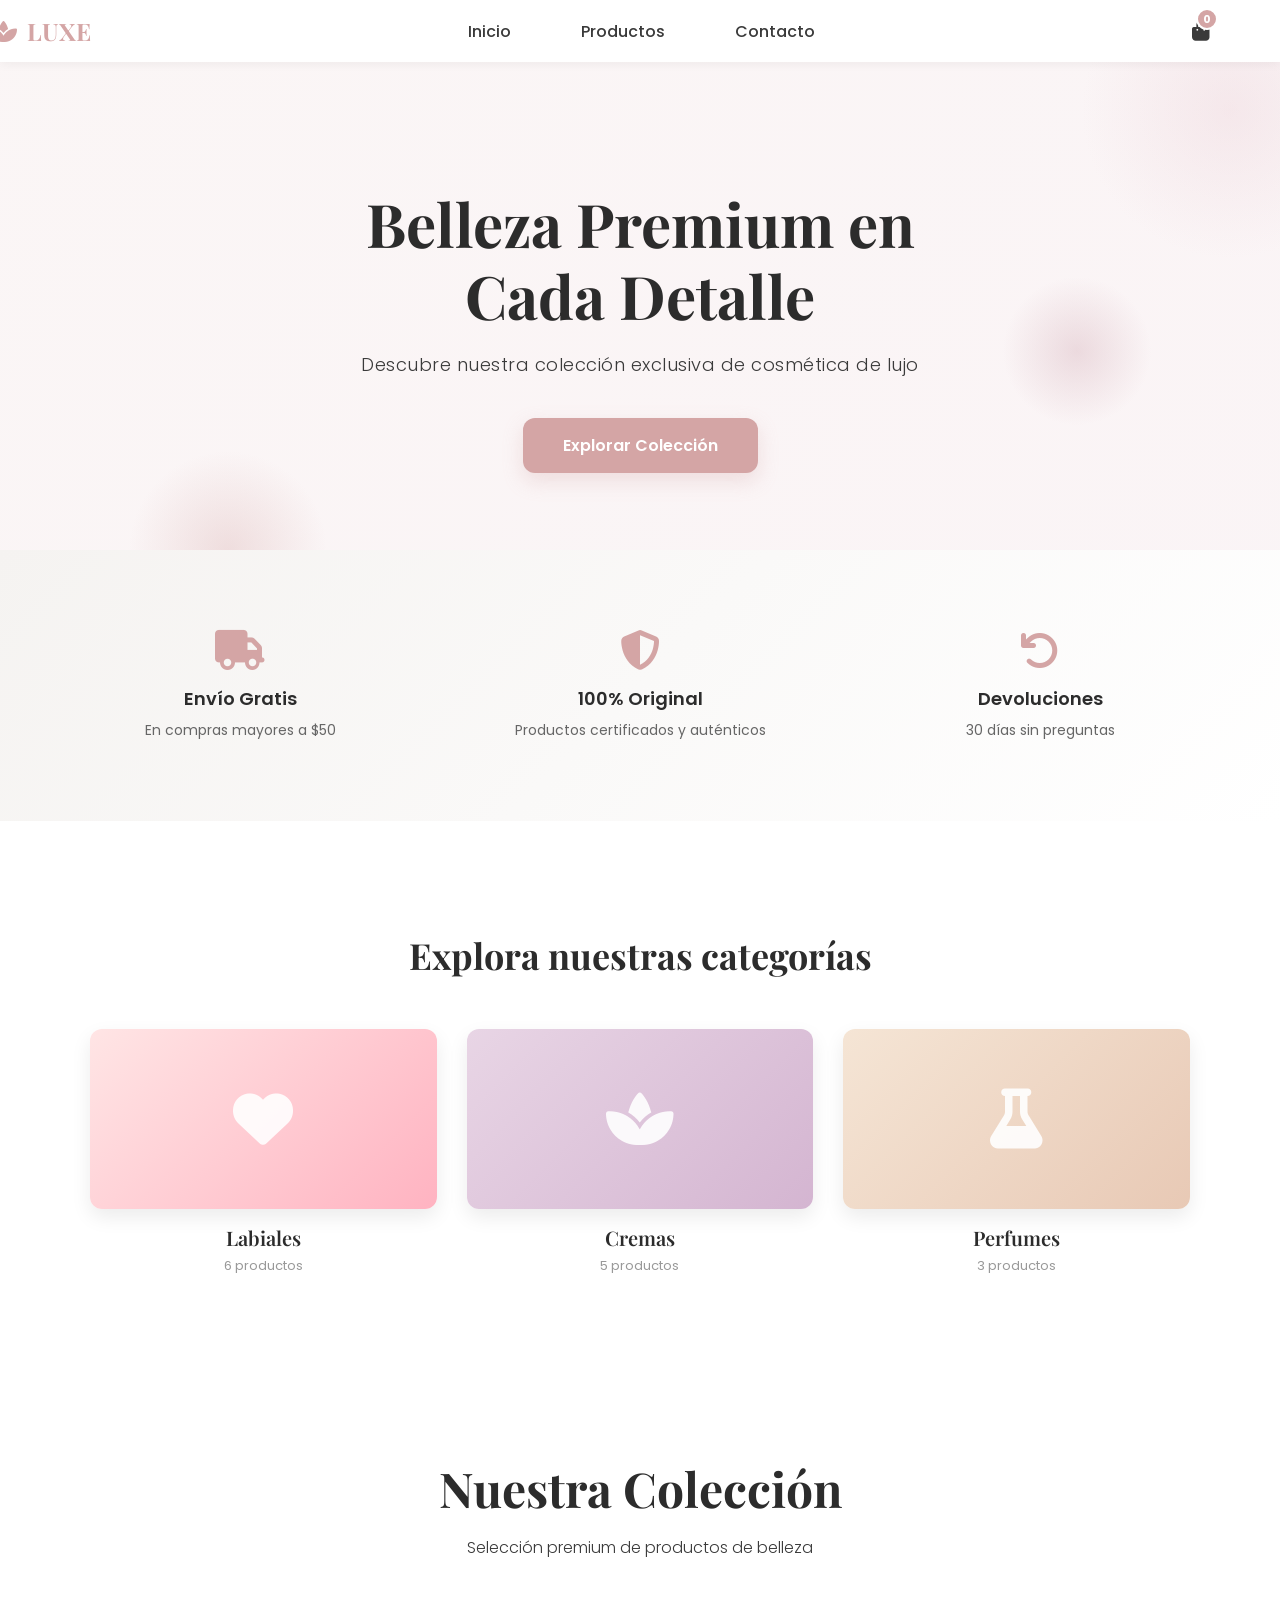
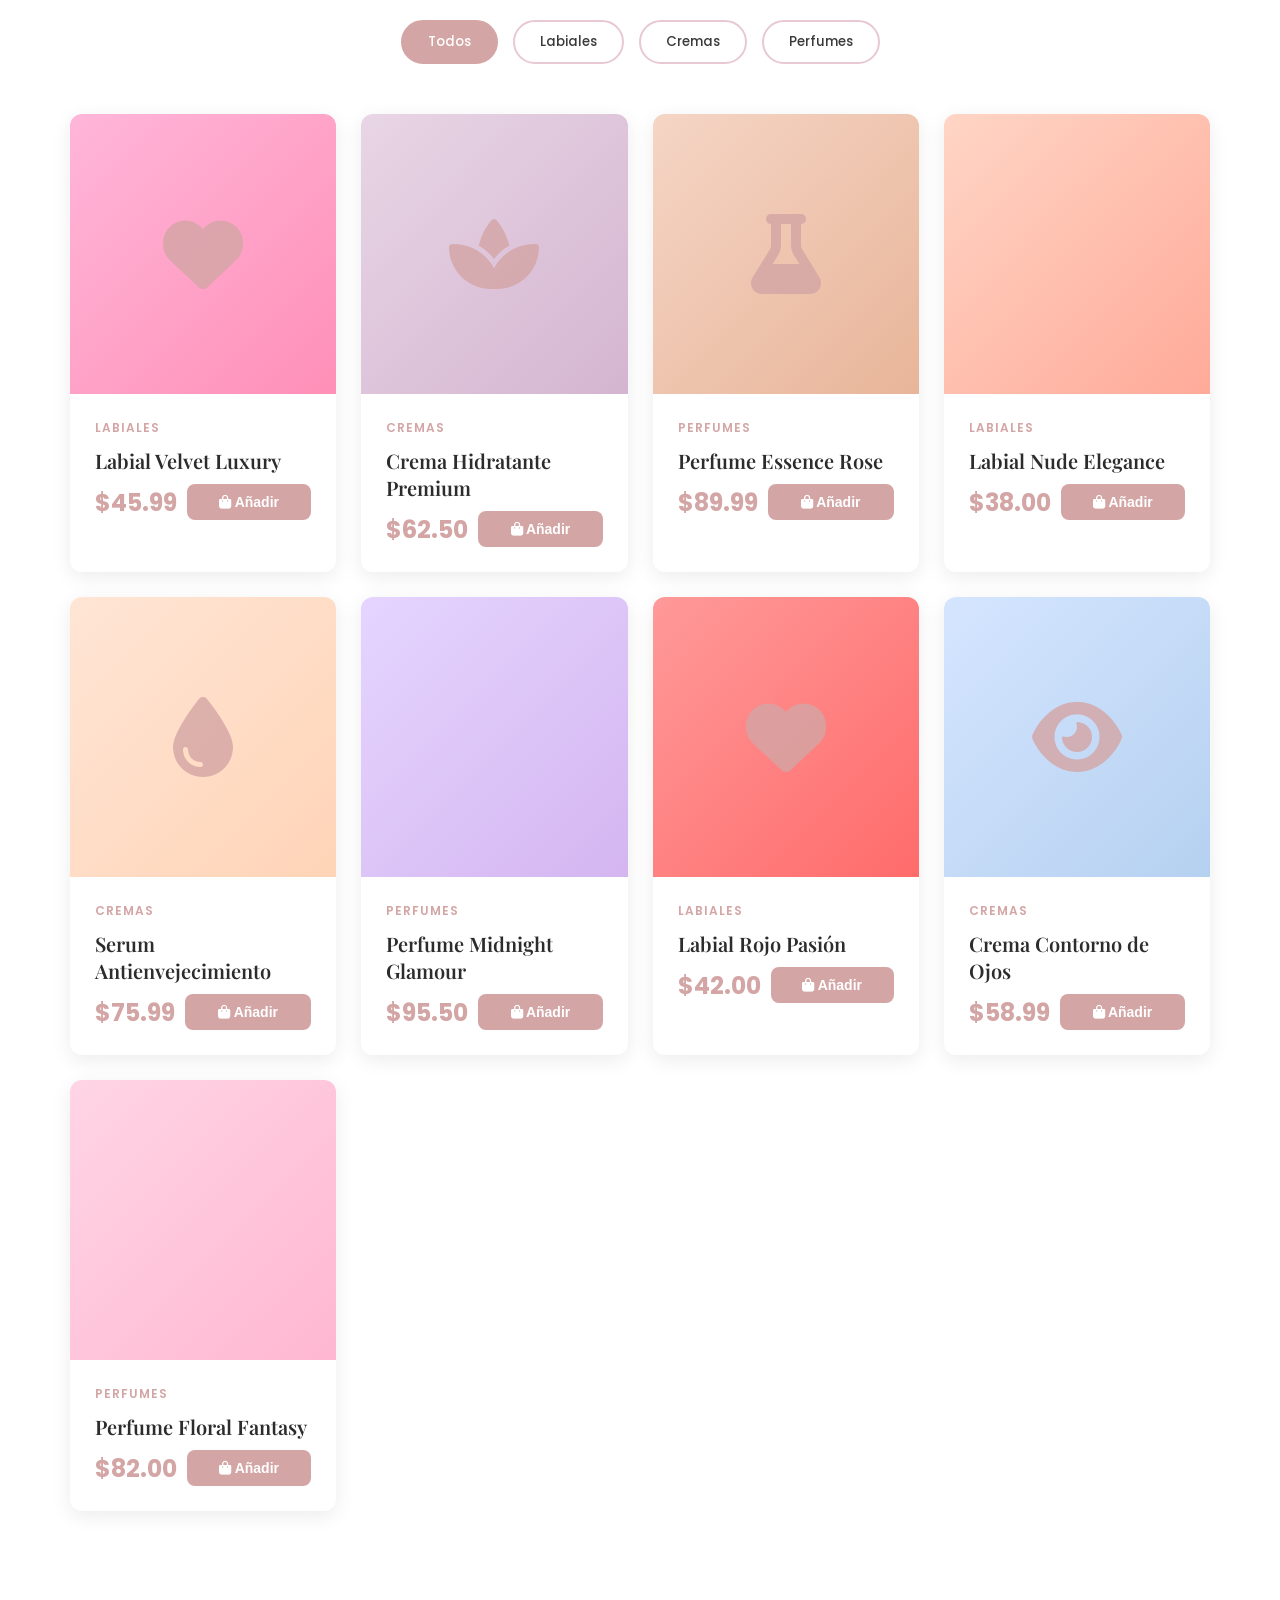
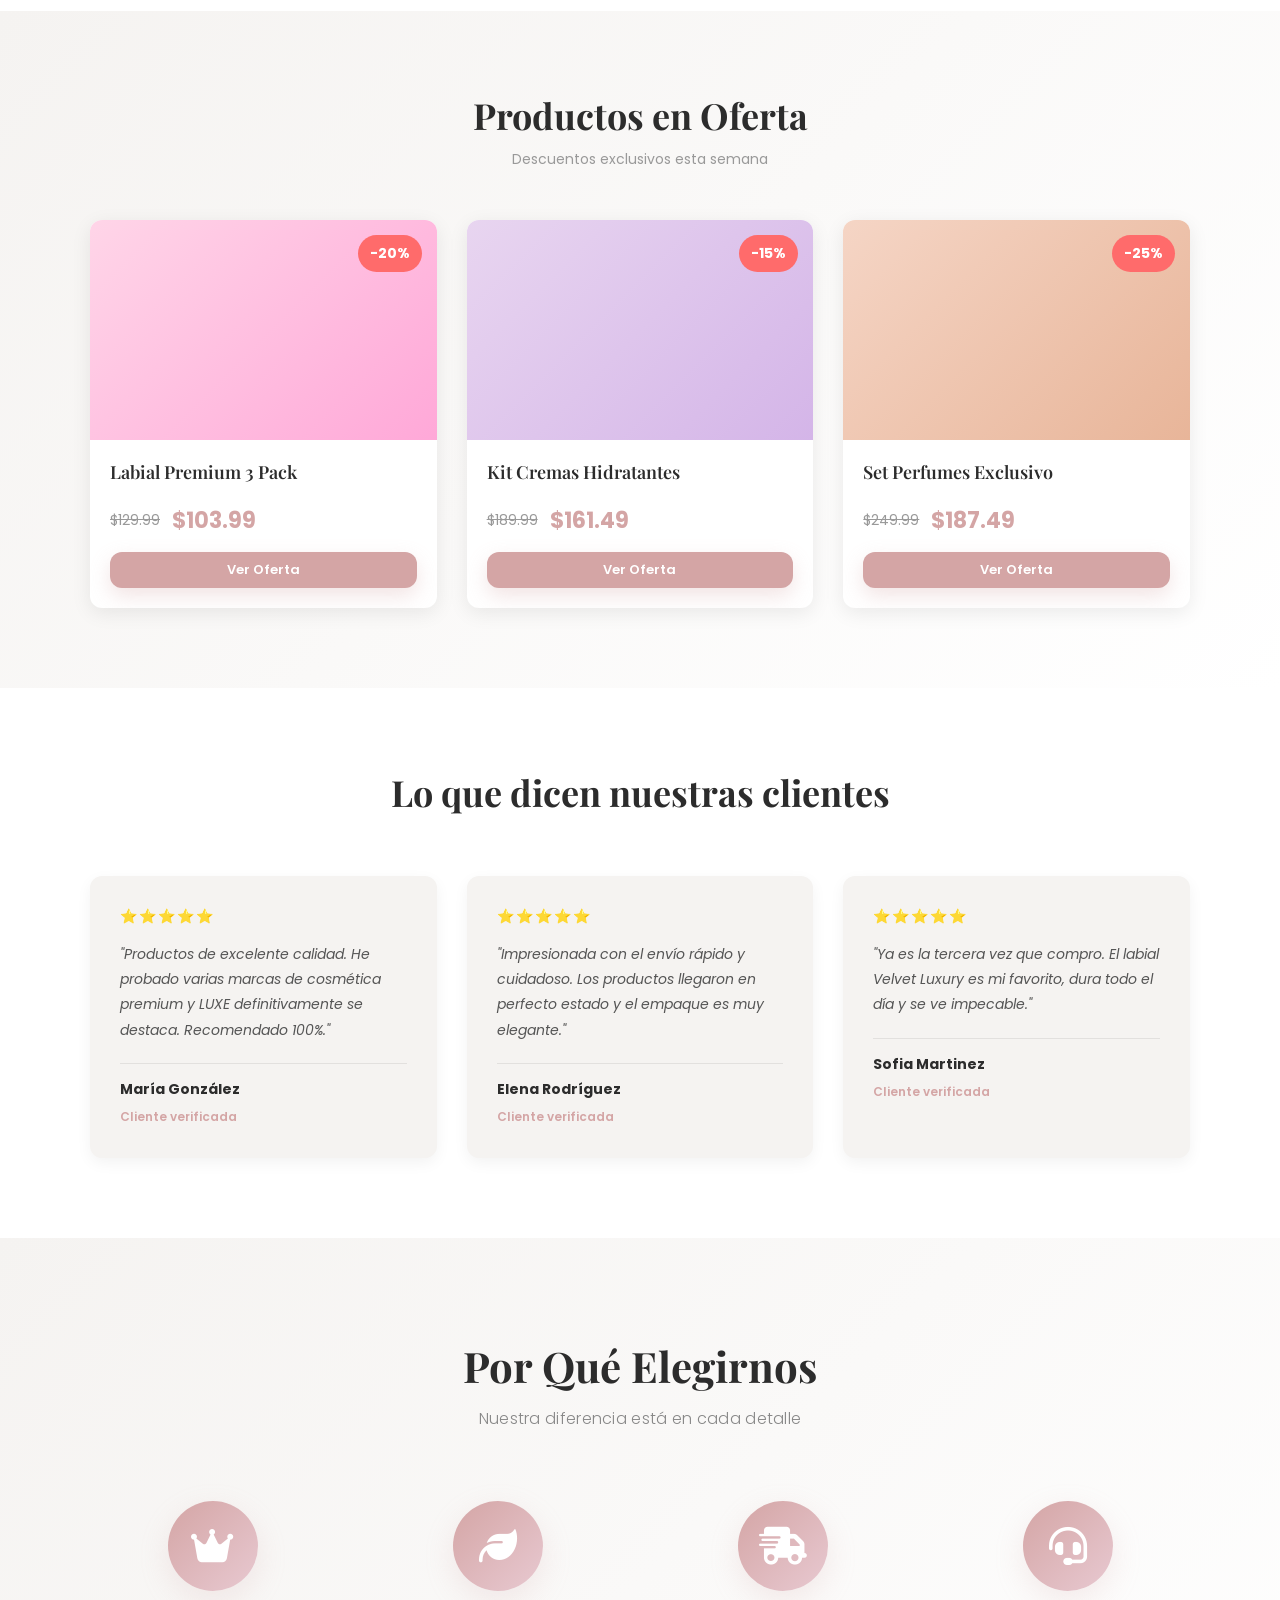
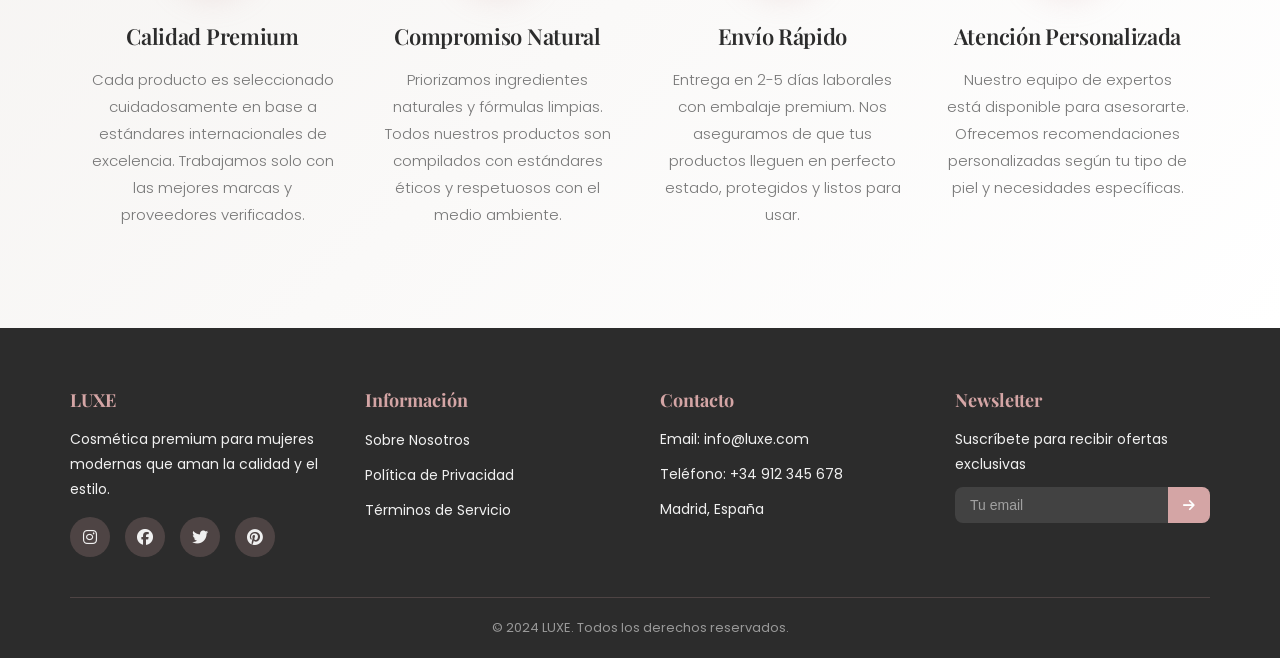
<file: web_cosmetica/index.html>
<!DOCTYPE html>
<html lang="es">
<head>
    <meta charset="UTF-8">
    <meta name="viewport" content="width=device-width, initial-scale=1.0">
    <title>LUXE - Cosmética Premium</title>
    <link rel="preconnect" href="https://fonts.googleapis.com">
    <link rel="preconnect" href="https://fonts.gstatic.com" crossorigin>
    <link href="https://fonts.googleapis.com/css2?family=Poppins:wght@300;400;500;600;700&family=Playfair+Display:wght@400;600;700&display=swap" rel="stylesheet">
    <link rel="stylesheet" href="https://cdnjs.cloudflare.com/ajax/libs/font-awesome/6.4.0/css/all.min.css">
    <link rel="stylesheet" href="styles.css">
</head>
<body>
    <!-- Loader -->
    <div id="loader" class="loader">
        <div class="loader-content">
            <div class="loader-spinner"></div>
            <p>LUXE</p>
        </div>
    </div>

    <!-- Navbar -->
    <nav class="navbar">
        <div class="nav-container">
            <div class="nav-logo">
                <i class="fas fa-spa"></i>
                <span>LUXE</span>
            </div>
            <ul class="nav-menu">
                <li><a href="#inicio" class="nav-link">Inicio</a></li>
                <li><a href="#productos" class="nav-link">Productos</a></li>
                <li><a href="#contacto" class="nav-link">Contacto</a></li>
            </ul>
            <div class="nav-cart">
                <i class="fas fa-shopping-bag"></i>
                <span id="cart-count" class="cart-count">0</span>
            </div>
            <div class="hamburger">
                <span></span>
                <span></span>
                <span></span>
            </div>
        </div>
    </nav>

    <!-- Hero Section -->
    <section id="inicio" class="hero">
        <div class="hero-content">
            <h1 class="hero-title">Belleza Premium en Cada Detalle</h1>
            <p class="hero-subtitle">Descubre nuestra colección exclusiva de cosmética de lujo</p>
            <a href="#productos" class="btn btn-primary">Explorar Colección</a>
        </div>
        <div class="hero-background">
            <div class="hero-gradient"></div>
            <div class="hero-shapes">
                <div class="shape shape-1"></div>
                <div class="shape shape-2"></div>
                <div class="shape shape-3"></div>
            </div>
        </div>
    </section>

    <!-- Banner Promocional -->
    <section class="banner-promo">
        <div class="promo-content">
            <div class="promo-item">
                <i class="fas fa-truck"></i>
                <h3>Envío Gratis</h3>
                <p>En compras mayores a $50</p>
            </div>
            <div class="promo-item">
                <i class="fas fa-shield-alt"></i>
                <h3>100% Original</h3>
                <p>Productos certificados y auténticos</p>
            </div>
            <div class="promo-item">
                <i class="fas fa-undo"></i>
                <h3>Devoluciones</h3>
                <p>30 días sin preguntas</p>
            </div>
        </div>
    </section>

    <!-- Categorías destacadas -->
    <section class="categorias-destacadas">
        <div class="container">
            <h2>Explora nuestras categorías</h2>
            <div class="categorias-grid">
                <div class="categoria-card">
                    <div class="categoria-imagen" style="background: linear-gradient(135deg, #FFE5E5 0%, #FFB3C1 100%);">
                        <i class="fas fa-heart"></i>
                    </div>
                    <h3>Labiales</h3>
                    <p>6 productos</p>
                </div>
                <div class="categoria-card">
                    <div class="categoria-imagen" style="background: linear-gradient(135deg, #E8D5E5 0%, #D4B5D1 100%);">
                        <i class="fas fa-spa"></i>
                    </div>
                    <h3>Cremas</h3>
                    <p>5 productos</p>
                </div>
                <div class="categoria-card">
                    <div class="categoria-imagen" style="background: linear-gradient(135deg, #F5E5D5 0%, #E8C9B5 100%);">
                        <i class="fas fa-flask"></i>
                    </div>
                    <h3>Perfumes</h3>
                    <p>3 productos</p>
                </div>
            </div>
        </div>
    </section>

    <!-- Productos -->
    <section id="productos" class="productos">
        <div class="container">
            <div class="section-header">
                <h2>Nuestra Colección</h2>
                <p>Selección premium de productos de belleza</p>
            </div>

            <div class="filtros">
                <button class="filter-btn active" data-filter="todos">Todos</button>
                <button class="filter-btn" data-filter="labiales">Labiales</button>
                <button class="filter-btn" data-filter="cremas">Cremas</button>
                <button class="filter-btn" data-filter="perfumes">Perfumes</button>
            </div>

            <div id="productos-grid" class="productos-grid">
                <!-- Los productos se cargarán aquí con JavaScript -->
            </div>
        </div>
    </section>

    <!-- Sección de Ofertas Especiales -->
    <section class="ofertas-especiales">
        <div class="container">
            <h2>Productos en Oferta</h2>
            <p class="subtitle-oferta">Descuentos exclusivos esta semana</p>
            <div class="ofertas-grid">
                <div class="oferta-card">
                    <div class="oferta-badge">-20%</div>
                    <div class="oferta-imagen" style="background: linear-gradient(135deg, #FFD5E8 0%, #FFA8D8 100%);"></div>
                    <h3>Labial Premium 3 Pack</h3>
                    <div class="precio-oferta">
                        <span class="precio-anterior">$129.99</span>
                        <span class="precio-nuevo">$103.99</span>
                    </div>
                    <button class="btn btn-primary btn-small">Ver Oferta</button>
                </div>
                <div class="oferta-card">
                    <div class="oferta-badge">-15%</div>
                    <div class="oferta-imagen" style="background: linear-gradient(135deg, #E8D5F0 0%, #D4B5E8 100%);"></div>
                    <h3>Kit Cremas Hidratantes</h3>
                    <div class="precio-oferta">
                        <span class="precio-anterior">$189.99</span>
                        <span class="precio-nuevo">$161.49</span>
                    </div>
                    <button class="btn btn-primary btn-small">Ver Oferta</button>
                </div>
                <div class="oferta-card">
                    <div class="oferta-badge">-25%</div>
                    <div class="oferta-imagen" style="background: linear-gradient(135deg, #F5D5C5 0%, #E8B599 100%);"></div>
                    <h3>Set Perfumes Exclusivo</h3>
                    <div class="precio-oferta">
                        <span class="precio-anterior">$249.99</span>
                        <span class="precio-nuevo">$187.49</span>
                    </div>
                    <button class="btn btn-primary btn-small">Ver Oferta</button>
                </div>
            </div>
        </div>
    </section>

    <!-- Testimonios -->
    <section class="testimonios">
        <div class="container">
            <h2>Lo que dicen nuestras clientes</h2>
            <div class="testimonios-grid">
                <div class="testimonio-card">
                    <div class="estrellas">⭐⭐⭐⭐⭐</div>
                    <p class="testimonio-texto">"Productos de excelente calidad. He probado varias marcas de cosmética premium y LUXE definitivamente se destaca. Recomendado 100%."</p>
                    <div class="testimonio-autor">
                        <strong>María González</strong>
                        <small>Cliente verificada</small>
                    </div>
                </div>
                <div class="testimonio-card">
                    <div class="estrellas">⭐⭐⭐⭐⭐</div>
                    <p class="testimonio-texto">"Impresionada con el envío rápido y cuidadoso. Los productos llegaron en perfecto estado y el empaque es muy elegante."</p>
                    <div class="testimonio-autor">
                        <strong>Elena Rodríguez</strong>
                        <small>Cliente verificada</small>
                    </div>
                </div>
                <div class="testimonio-card">
                    <div class="estrellas">⭐⭐⭐⭐⭐</div>
                    <p class="testimonio-texto">"Ya es la tercera vez que compro. El labial Velvet Luxury es mi favorito, dura todo el día y se ve impecable."</p>
                    <div class="testimonio-autor">
                        <strong>Sofia Martinez</strong>
                        <small>Cliente verificada</small>
                    </div>
                </div>
            </div>
        </div>
    </section>

    <!-- Por qué elegirnos -->
    <section class="por-que-elegirnos">
        <div class="container">
            <div class="section-header-alt">
                <h2>Por Qué Elegirnos</h2>
                <p>Nuestra diferencia está en cada detalle</p>
            </div>
            <div class="ventajas-grid">
                <div class="ventaja-item">
                    <div class="ventaja-icon">
                        <i class="fas fa-crown"></i>
                    </div>
                    <h3>Calidad Premium</h3>
                    <p>Cada producto es seleccionado cuidadosamente en base a estándares internacionales de excelencia. Trabajamos solo con las mejores marcas y proveedores verificados.</p>
                </div>
                <div class="ventaja-item">
                    <div class="ventaja-icon">
                        <i class="fas fa-leaf"></i>
                    </div>
                    <h3>Compromiso Natural</h3>
                    <p>Priorizamos ingredientes naturales y fórmulas limpias. Todos nuestros productos son compilados con estándares éticos y respetuosos con el medio ambiente.</p>
                </div>
                <div class="ventaja-item">
                    <div class="ventaja-icon">
                        <i class="fas fa-shipping-fast"></i>
                    </div>
                    <h3>Envío Rápido</h3>
                    <p>Entrega en 2-5 días laborales con embalaje premium. Nos aseguramos de que tus productos lleguen en perfecto estado, protegidos y listos para usar.</p>
                </div>
                <div class="ventaja-item">
                    <div class="ventaja-icon">
                        <i class="fas fa-headset"></i>
                    </div>
                    <h3>Atención Personalizada</h3>
                    <p>Nuestro equipo de expertos está disponible para asesorarte. Ofrecemos recomendaciones personalizadas según tu tipo de piel y necesidades específicas.</p>
                </div>
            </div>
        </div>
    </section>

    <!-- Modal del Carrito -->
    <div id="cart-modal" class="modal">
        <div class="modal-content">
            <div class="modal-header">
                <h3>Mi Carrito</h3>
                <button class="close-modal">&times;</button>
            </div>
            <div id="cart-items" class="cart-items">
                <!-- Artículos del carrito aquí -->
            </div>
            <div class="cart-total">
                <strong>Total: $<span id="total-price">0.00</span></strong>
            </div>
            <button class="btn btn-primary" style="width: 100%; margin-top: 20px;">Proceder al Pago</button>
        </div>
    </div>

    <!-- Footer -->
    <footer id="contacto" class="footer">
        <div class="container">
            <div class="footer-content">
                <div class="footer-section">
                    <h4>LUXE</h4>
                    <p>Cosmética premium para mujeres modernas que aman la calidad y el estilo.</p>
                    <div class="social-links">
                        <a href="#"><i class="fab fa-instagram"></i></a>
                        <a href="#"><i class="fab fa-facebook"></i></a>
                        <a href="#"><i class="fab fa-twitter"></i></a>
                        <a href="#"><i class="fab fa-pinterest"></i></a>
                    </div>
                </div>
                <div class="footer-section">
                    <h4>Información</h4>
                    <ul>
                        <li><a href="#">Sobre Nosotros</a></li>
                        <li><a href="#">Política de Privacidad</a></li>
                        <li><a href="#">Términos de Servicio</a></li>
                    </ul>
                </div>
                <div class="footer-section">
                    <h4>Contacto</h4>
                    <p>Email: info@luxe.com</p>
                    <p>Teléfono: +34 912 345 678</p>
                    <p>Madrid, España</p>
                </div>
                <div class="footer-section">
                    <h4>Newsletter</h4>
                    <p>Suscríbete para recibir ofertas exclusivas</p>
                    <form class="newsletter-form">
                        <input type="email" placeholder="Tu email" required>
                        <button type="submit"><i class="fas fa-arrow-right"></i></button>
                    </form>
                </div>
            </div>
            <div class="footer-bottom">
                <p>&copy; 2024 LUXE. Todos los derechos reservados.</p>
            </div>
        </div>
    </footer>

    <script src="script.js"></script>
</body>
</html>
</file>
<file: web_cosmetica/styles.css>
/* ============================
   VARIABLES Y RESET
   ============================ */
* {
    margin: 0;
    padding: 0;
    box-sizing: border-box;
}

:root {
    --primary-color: #D4A5A5;
    --secondary-color: #E8C9D1;
    --dark-color: #2C2C2C;
    --light-color: #F5F3F1;
    --accent-color: #C99BA7;
    --text-color: #3a3a3a;
    --border-radius: 12px;
    --shadow: 0 10px 30px rgba(0, 0, 0, 0.1);
    --shadow-lg: 0 20px 50px rgba(0, 0, 0, 0.15);
    --transition: all 0.3s ease;
}

html {
    scroll-behavior: smooth;
}

body {
    font-family: 'Poppins', sans-serif;
    color: var(--text-color);
    background-color: #fff;
    overflow-x: hidden;
}

/* ============================
   LOADER
   ============================ */
.loader {
    position: fixed;
    top: 0;
    left: 0;
    width: 100%;
    height: 100%;
    background: linear-gradient(135deg, var(--light-color) 0%, #fff 100%);
    display: flex;
    align-items: center;
    justify-content: center;
    z-index: 9999;
    animation: fadeOut 0.8s ease-in forwards;
    animation-delay: 2s;
}

@keyframes fadeOut {
    to {
        opacity: 0;
        visibility: hidden;
    }
}

.loader-content {
    text-align: center;
}

.loader-spinner {
    width: 60px;
    height: 60px;
    border: 3px solid var(--secondary-color);
    border-top-color: var(--primary-color);
    border-radius: 50%;
    animation: spin 1.5s linear infinite;
    margin: 0 auto 20px;
}

@keyframes spin {
    to { transform: rotate(360deg); }
}

.loader-content p {
    font-family: 'Playfair Display', serif;
    font-size: 28px;
    font-weight: 600;
    color: var(--primary-color);
    letter-spacing: 3px;
}

/* ============================
   NAVBAR
   ============================ */
.navbar {
    position: fixed;
    top: 0;
    width: 100%;
    background: rgba(255, 255, 255, 0.95);
    backdrop-filter: blur(10px);
    padding: 15px 0;
    z-index: 1000;
    box-shadow: 0 2px 10px rgba(0, 0, 0, 0.05);
}

.nav-container {
    width: 100%;
    max-width: 1200px;
    margin: 0 auto;
    padding: 0 20px;
    display: flex;
    justify-content: space-between;
    align-items: center;
    box-sizing: border-box;
}

.nav-logo {
    font-family: 'Playfair Display', serif;
    font-size: 24px;
    font-weight: 700;
    color: var(--primary-color);
    display: flex;
    align-items: center;
    gap: 10px;
    cursor: pointer;
    transition: var(--transition);
    margin-left: -80px;
}

.nav-logo:hover {
    color: var(--accent-color);
}

.nav-menu {
    display: flex;
    list-style: none;
    gap: 70px;
}

.nav-menu.active {
    display: flex;
}

.nav-link {
    color: var(--text-color);
    text-decoration: none;
    font-weight: 500;
    position: relative;
    transition: var(--transition);
}

.nav-link::after {
    content: '';
    position: absolute;
    bottom: -5px;
    left: 0;
    width: 0;
    height: 2px;
    background: var(--primary-color);
    transition: var(--transition);
}

.nav-link:hover::after,
.nav-link:hover {
    color: var(--primary-color);
    width: 100%;
}

.nav-cart {
    position: relative;
    cursor: pointer;
    font-size: 20px;
    color: var(--text-color);
    transition: var(--transition);
}

.nav-cart:hover {
    color: var(--primary-color);
}

.cart-count {
    position: absolute;
    top: -8px;
    right: -8px;
    background: var(--primary-color);
    color: white;
    border-radius: 50%;
    width: 22px;
    height: 22px;
    display: flex;
    align-items: center;
    justify-content: center;
    font-size: 11px;
    font-weight: 700;
    border: 2px solid white;
}

.hamburger {
    display: none;
    flex-direction: column;
    gap: 6px;
    cursor: pointer;
}

.hamburger span {
    width: 25px;
    height: 3px;
    background: var(--text-color);
    border-radius: 2px;
    transition: var(--transition);
}

/* ============================
   HERO SECTION
   ============================ */
.hero {
    margin-top: 60px;
    padding: 40px 20px;
    min-height: 60vh;
    display: flex;
    align-items: center;
    justify-content: center;
    position: relative;
    overflow: hidden;
}

.hero-background {
    position: absolute;
    top: 0;
    left: 0;
    width: 100%;
    height: 100%;
    z-index: -1;
}

.hero-gradient {
    position: absolute;
    width: 100%;
    height: 100%;
    background: linear-gradient(135deg, rgba(212, 165, 165, 0.1) 0%, rgba(232, 201, 209, 0.2) 100%);
}

.shape {
    position: absolute;
    opacity: 0.3;
    animation: float 6s ease-in-out infinite;
}

@keyframes float {
    0%, 100% { transform: translateY(0px); }
    50% { transform: translateY(50px); }
}

.shape-1 {
    width: 300px;
    height: 300px;
    background: radial-gradient(circle, var(--secondary-color) 0%, transparent 70%);
    border-radius: 50%;
    top: -100px;
    right: -100px;
    animation-delay: 0s;
}

.shape-2 {
    width: 200px;
    height: 200px;
    background: radial-gradient(circle, var(--primary-color) 0%, transparent 70%);
    border-radius: 50%;
    bottom: -50px;
    left: 10%;
    animation-delay: 2s;
}

.shape-3 {
    width: 150px;
    height: 150px;
    background: radial-gradient(circle, var(--accent-color) 0%, transparent 70%);
    border-radius: 50%;
    top: 40%;
    right: 10%;
    animation-delay: 4s;
}

.hero-content {
    text-align: center;
    position: relative;
    z-index: 1;
    max-width: 700px;
    animation: slideInUp 1s ease;
}

@keyframes slideInUp {
    from {
        opacity: 0;
        transform: translateY(50px);
    }
    to {
        opacity: 1;
        transform: translateY(0);
    }
}

.hero-title {
    font-family: 'Playfair Display', serif;
    font-size: 60px;
    font-weight: 700;
    color: var(--dark-color);
    margin-bottom: 20px;
    line-height: 1.2;
}

.hero-subtitle {
    font-size: 18px;
    color: var(--text-color);
    margin-bottom: 40px;
    font-weight: 300;
    letter-spacing: 0.5px;
}

/* ============================
   BOTONES
   ============================ */
.btn {
    padding: 15px 40px;
    border: none;
    border-radius: var(--border-radius);
    font-size: 16px;
    font-weight: 600;
    cursor: pointer;
    transition: var(--transition);
    text-decoration: none;
    display: inline-block;
    font-family: 'Poppins', sans-serif;
}

.btn-primary {
    background: var(--primary-color);
    color: white;
    box-shadow: 0 8px 20px rgba(212, 165, 165, 0.3);
}

.btn-primary:hover {
    background: var(--accent-color);
    transform: translateY(-3px);
    box-shadow: 0 12px 30px rgba(212, 165, 165, 0.4);
}

.btn-secondary {
    background: transparent;
    color: var(--primary-color);
    border: 2px solid var(--primary-color);
}

.btn-secondary:hover {
    background: var(--primary-color);
    color: white;
}

/* ============================
   CONTENEDOR Y GRID
   ============================ */
.container {
    max-width: 1200px;
    margin: 0 auto;
    padding: 0 20px;
}

/* ============================
   SECCIÓN PRODUCTOS
   ============================ */
.productos {
    padding: 100px 0;
    background: #fff;
}

.section-header {
    text-align: center;
    margin-bottom: 60px;
}

.section-header h2 {
    font-family: 'Playfair Display', serif;
    font-size: 48px;
    font-weight: 700;
    color: var(--dark-color);
    margin-bottom: 15px;
}

.section-header p {
    font-size: 16px;
    color: var(--text-color);
    font-weight: 300;
}

/* ============================
   FILTROS
   ============================ */
.filtros {
    display: flex;
    justify-content: center;
    gap: 15px;
    margin-bottom: 50px;
    flex-wrap: wrap;
}

.filter-btn {
    padding: 10px 25px;
    border: 2px solid var(--secondary-color);
    background: transparent;
    border-radius: 25px;
    cursor: pointer;
    font-weight: 500;
    color: var(--text-color);
    transition: var(--transition);
    font-family: 'Poppins', sans-serif;
}

.filter-btn:hover,
.filter-btn.active {
    background: var(--primary-color);
    border-color: var(--primary-color);
    color: white;
}

/* ============================
   GRID DE PRODUCTOS
   ============================ */
.productos-grid {
    display: grid;
    grid-template-columns: repeat(auto-fill, minmax(280px, 1fr));
    gap: 40px;
    animation: fadeIn 0.6s ease;
}

@keyframes fadeIn {
    from { opacity: 0; }
    to { opacity: 1; }
}

/* ============================
   TARJETA DE PRODUCTO
   ============================ */
.product-card {
    background: #fff;
    border-radius: var(--border-radius);
    overflow: hidden;
    box-shadow: 0 5px 20px rgba(0, 0, 0, 0.08);
    transition: var(--transition);
    cursor: pointer;
    animation: slideInUp 0.6s ease;
}

.product-card:hover {
    box-shadow: var(--shadow-lg);
    transform: translateY(-10px);
}

.product-image {
    width: 100%;
    height: 280px;
    background: linear-gradient(135deg, var(--light-color) 0%, var(--secondary-color) 100%);
    display: flex;
    align-items: center;
    justify-content: center;
    position: relative;
    overflow: hidden;
    background-size: cover;
    background-position: center;
}

.product-image i {
    font-size: 80px;
    color: var(--primary-color);
    opacity: 0.8;
    transition: var(--transition);
}

.product-card:hover .product-image i {
    transform: scale(1.1) rotate(5deg);
}

.product-info {
    padding: 25px;
}

.product-category {
    font-size: 12px;
    color: var(--primary-color);
    text-transform: uppercase;
    letter-spacing: 1px;
    font-weight: 600;
    margin-bottom: 10px;
}

.product-name {
    font-family: 'Playfair Display', serif;
    font-size: 20px;
    font-weight: 600;
    color: var(--dark-color);
    margin-bottom: 10px;
}

.product-description {
    font-size: 13px;
    color: #666;
    margin-bottom: 15px;
    line-height: 1.5;
    display: none;
}

.product-footer {
    display: flex;
    justify-content: space-between;
    align-items: center;
    gap: 10px;
}

.product-price {
    font-size: 24px;
    font-weight: 700;
    color: var(--primary-color);
}

.add-to-cart-btn {
    background: var(--primary-color);
    color: white;
    border: none;
    padding: 10px 15px;
    border-radius: 8px;
    cursor: pointer;
    transition: var(--transition);
    font-weight: 600;
    font-size: 14px;
    flex: 1;
}

.add-to-cart-btn:hover {
    background: var(--accent-color);
    transform: scale(1.05);
}

/* ============================
   MODAL DEL CARRITO
   ============================ */
.modal {
    display: none;
    position: fixed;
    z-index: 2000;
    left: 0;
    top: 0;
    width: 100%;
    height: 100%;
    background: rgba(0, 0, 0, 0.5);
    animation: fadeIn 0.3s ease;
}

.modal.active {
    display: flex;
    align-items: center;
    justify-content: center;
}

.modal-content {
    background: white;
    padding: 30px;
    border-radius: var(--border-radius);
    width: 90%;
    max-width: 500px;
    box-shadow: var(--shadow-lg);
    animation: slideInUp 0.3s ease;
}

.modal-header {
    display: flex;
    justify-content: space-between;
    align-items: center;
    margin-bottom: 20px;
    border-bottom: 2px solid var(--light-color);
    padding-bottom: 15px;
}

.modal-header h3 {
    font-family: 'Playfair Display', serif;
    font-size: 24px;
    color: var(--dark-color);
}

.close-modal {
    background: none;
    border: none;
    font-size: 28px;
    cursor: pointer;
    color: var(--text-color);
    transition: var(--transition);
}

.close-modal:hover {
    color: var(--primary-color);
}

.cart-items {
    max-height: 400px;
    overflow-y: auto;
    margin-bottom: 20px;
}

.cart-item {
    display: flex;
    justify-content: space-between;
    align-items: center;
    padding: 15px 0;
    border-bottom: 1px solid var(--light-color);
}

.cart-item-name {
    font-weight: 600;
    color: var(--dark-color);
}

.cart-item-price {
    color: var(--primary-color);
    font-weight: 600;
}

.remove-from-cart {
    background: #ff6b6b;
    color: white;
    border: none;
    padding: 5px 10px;
    border-radius: 4px;
    cursor: pointer;
    font-size: 12px;
    transition: var(--transition);
}

.remove-from-cart:hover {
    background: #ff5252;
}

.cart-total {
    text-align: right;
    padding-top: 15px;
    border-top: 2px solid var(--light-color);
    font-size: 18px;
    color: var(--dark-color);
}

.empty-cart {
    text-align: center;
    padding: 20px;
    color: #999;
}

/* ============================
   FOOTER
   ============================ */
.footer {
    background: var(--dark-color);
    color: #f0f0f0;
    padding: 60px 0 20px 0;
}

.footer-content {
    display: grid;
    grid-template-columns: repeat(auto-fit, minmax(250px, 1fr));
    gap: 40px;
    margin-bottom: 40px;
}

.footer-section h4 {
    font-family: 'Playfair Display', serif;
    font-size: 18px;
    color: var(--primary-color);
    margin-bottom: 15px;
}

.footer-section p {
    font-size: 14px;
    line-height: 1.8;
    margin-bottom: 10px;
}

.footer-section ul {
    list-style: none;
}

.footer-section ul li {
    margin-bottom: 10px;
}

.footer-section a {
    color: #f0f0f0;
    text-decoration: none;
    transition: var(--transition);
    font-size: 14px;
}

.footer-section a:hover {
    color: var(--primary-color);
}

.social-links {
    display: flex;
    gap: 15px;
    margin-top: 15px;
}

.social-links a {
    display: flex;
    align-items: center;
    justify-content: center;
    width: 40px;
    height: 40px;
    background: rgba(212, 165, 165, 0.2);
    border-radius: 50%;
    font-size: 16px;
}

.social-links a:hover {
    background: var(--primary-color);
    color: white;
}

.newsletter-form {
    display: flex;
    background: rgba(255, 255, 255, 0.1);
    border-radius: 8px;
    overflow: hidden;
}

.newsletter-form input {
    flex: 1;
    border: none;
    background: transparent;
    padding: 10px 15px;
    color: white;
    font-size: 14px;
}

.newsletter-form input::placeholder {
    color: rgba(255, 255, 255, 0.5);
}

.newsletter-form button {
    background: var(--primary-color);
    border: none;
    color: white;
    padding: 10px 15px;
    cursor: pointer;
    transition: var(--transition);
}

.newsletter-form button:hover {
    background: var(--accent-color);
}

.footer-bottom {
    text-align: center;
    padding-top: 20px;
    border-top: 1px solid rgba(212, 165, 165, 0.2);
    font-size: 13px;
    color: #999;
}

/* ============================
   BANNER PROMOCIONAL
   ============================ */
.banner-promo {
    background: linear-gradient(135deg, var(--light-color) 0%, #fff 100%);
    padding: 60px 0;
    margin: -50px 0 50px 0;
}

.promo-content {
    max-width: 1200px;
    margin: 0 auto;
    padding: 0 20px;
    display: grid;
    grid-template-columns: repeat(auto-fit, minmax(250px, 1fr));
    gap: 40px;
}

.promo-item {
    text-align: center;
    padding: 20px;
}

.promo-item i {
    font-size: 40px;
    color: var(--primary-color);
    margin-bottom: 15px;
}

.promo-item h3 {
    font-size: 18px;
    font-weight: 600;
    color: var(--dark-color);
    margin-bottom: 8px;
}

.promo-item p {
    font-size: 14px;
    color: #666;
}

/* ============================
   CATEGORÍAS DESTACADAS
   ============================ */
.categorias-destacadas {
    padding: 60px 0 80px 0;
    background: #fff;
}

.categorias-destacadas h2 {
    font-family: 'Playfair Display', serif;
    font-size: 36px;
    text-align: center;
    margin-bottom: 50px;
    color: var(--dark-color);
}

.categorias-grid {
    display: grid;
    grid-template-columns: repeat(auto-fit, minmax(200px, 1fr));
    gap: 30px;
    max-width: 1200px;
    margin: 0 auto;
    padding: 0 20px;
}

.categoria-card {
    text-align: center;
    cursor: pointer;
    transition: var(--transition);
}

.categoria-imagen {
    width: 100%;
    height: 180px;
    border-radius: var(--border-radius);
    display: flex;
    align-items: center;
    justify-content: center;
    margin-bottom: 15px;
    box-shadow: 0 8px 20px rgba(0, 0, 0, 0.08);
    transition: var(--transition);
}

.categoria-card:hover .categoria-imagen {
    transform: translateY(-5px);
    box-shadow: var(--shadow-lg);
}

.categoria-imagen i {
    font-size: 60px;
    color: white;
    opacity: 0.9;
}

.categoria-card h3 {
    font-family: 'Playfair Display', serif;
    font-size: 20px;
    font-weight: 600;
    color: var(--dark-color);
    margin-bottom: 5px;
}

.categoria-card p {
    font-size: 13px;
    color: #999;
}

/* ============================
   OFERTAS ESPECIALES
   ============================ */
.ofertas-especiales {
    padding: 80px 0;
    background: linear-gradient(135deg, #F5F3F1 0%, #fff 100%);
}

.ofertas-especiales h2 {
    font-family: 'Playfair Display', serif;
    font-size: 36px;
    text-align: center;
    color: var(--dark-color);
    margin-bottom: 10px;
}

.subtitle-oferta {
    text-align: center;
    color: #999;
    margin-bottom: 50px;
    font-size: 14px;
}

.ofertas-grid {
    display: grid;
    grid-template-columns: repeat(auto-fit, minmax(250px, 1fr));
    gap: 30px;
    max-width: 1200px;
    margin: 0 auto;
    padding: 0 20px;
}

.oferta-card {
    background: white;
    border-radius: var(--border-radius);
    overflow: hidden;
    box-shadow: 0 5px 20px rgba(0, 0, 0, 0.08);
    transition: var(--transition);
    position: relative;
}

.oferta-card:hover {
    transform: translateY(-10px);
    box-shadow: var(--shadow-lg);
}

.oferta-badge {
    position: absolute;
    top: 15px;
    right: 15px;
    background: #ff6b6b;
    color: white;
    padding: 8px 12px;
    border-radius: 50px;
    font-weight: 700;
    font-size: 14px;
    z-index: 10;
}

.oferta-imagen {
    width: 100%;
    height: 220px;
    display: flex;
    align-items: center;
    justify-content: center;
    position: relative;
    overflow: hidden;
}

.oferta-card h3 {
    font-family: 'Playfair Display', serif;
    font-size: 18px;
    font-weight: 600;
    color: var(--dark-color);
    padding: 20px 20px 10px;
}

.precio-oferta {
    display: flex;
    align-items: center;
    gap: 12px;
    padding: 0 20px;
    margin: 10px 0 15px 0;
}

.precio-anterior {
    font-size: 14px;
    color: #999;
    text-decoration: line-through;
}

.precio-nuevo {
    font-size: 22px;
    font-weight: 700;
    color: var(--primary-color);
}

.btn-small {
    padding: 8px 20px;
    font-size: 13px;
    margin: 0 20px 20px 20px;
    width: calc(100% - 40px);
}

/* ============================
   TESTIMONIOS
   ============================ */
.testimonios {
    padding: 80px 0;
    background: white;
}

.testimonios h2 {
    font-family: 'Playfair Display', serif;
    font-size: 36px;
    text-align: center;
    color: var(--dark-color);
    margin-bottom: 60px;
}

.testimonios-grid {
    display: grid;
    grid-template-columns: repeat(auto-fit, minmax(280px, 1fr));
    gap: 30px;
    max-width: 1200px;
    margin: 0 auto;
    padding: 0 20px;
}

.testimonio-card {
    background: var(--light-color);
    padding: 30px;
    border-radius: var(--border-radius);
    box-shadow: 0 5px 15px rgba(0, 0, 0, 0.05);
    transition: var(--transition);
}

.testimonio-card:hover {
    box-shadow: 0 10px 30px rgba(0, 0, 0, 0.1);
    transform: translateY(-5px);
}

.estrellas {
    font-size: 14px;
    margin-bottom: 15px;
    letter-spacing: 2px;
}

.testimonio-texto {
    font-size: 14px;
    color: #555;
    line-height: 1.8;
    margin-bottom: 20px;
    font-style: italic;
}

.testimonio-autor {
    padding-top: 15px;
    border-top: 1px solid rgba(0, 0, 0, 0.08);
}

.testimonio-autor strong {
    display: block;
    color: var(--dark-color);
    font-size: 14px;
    margin-bottom: 3px;
}

.testimonio-autor small {
    color: var(--primary-color);
    font-size: 12px;
    font-weight: 600;
}

/* ============================
   POR QUÉ ELEGIRNOS
   ============================ */
.por-que-elegirnos {
    padding: 100px 0;
    background: linear-gradient(135deg, #F5F3F1 0%, #fff 100%);
}

.section-header-alt {
    text-align: center;
    margin-bottom: 70px;
}

.section-header-alt h2 {
    font-family: 'Playfair Display', serif;
    font-size: 42px;
    color: var(--dark-color);
    margin-bottom: 12px;
    font-weight: 700;
}

.section-header-alt p {
    font-size: 16px;
    color: #888;
    font-weight: 300;
    letter-spacing: 0.3px;
}

.ventajas-grid {
    display: grid;
    grid-template-columns: repeat(4, 1fr);
    gap: 40px;
    max-width: 1200px;
    margin: 0 auto;
    padding: 0 20px;
}

.ventaja-item {
    text-align: center;
    padding: 0;
    transition: var(--transition);
}

.ventaja-item:hover {
    transform: translateY(-5px);
}

.ventaja-icon {
    width: 90px;
    height: 90px;
    background: linear-gradient(135deg, var(--primary-color) 0%, var(--secondary-color) 100%);
    border-radius: 50%;
    display: flex;
    align-items: center;
    justify-content: center;
    margin: 0 auto 30px;
    box-shadow: 0 10px 30px rgba(212, 165, 165, 0.2);
    transition: var(--transition);
}

.ventaja-item:hover .ventaja-icon {
    box-shadow: 0 15px 40px rgba(212, 165, 165, 0.35);
    transform: scale(1.1);
}

.ventaja-icon i {
    font-size: 38px;
    color: white;
}

.ventaja-item h3 {
    font-family: 'Playfair Display', serif;
    font-size: 22px;
    font-weight: 600;
    color: var(--dark-color);
    margin-bottom: 15px;
    letter-spacing: -0.3px;
}

.ventaja-item p {
    font-size: 15px;
    color: #777;
    line-height: 1.8;
    font-weight: 300;
}

/* ============================
   RESPONSIVE MEDIA QUERIES
   ============================ */

/* TABLET - 768px y menores */
@media (max-width: 768px) {
    /* NAVBAR */
    .nav-menu {
        position: absolute;
        top: 70px;
        left: 0;
        width: 100%;
        background: white;
        flex-direction: column;
        gap: 0;
        padding: 20px;
        display: none;
        box-shadow: 0 5px 20px rgba(0, 0, 0, 0.1);
        z-index: 999;
    }

    .nav-menu.active {
        display: flex;
    }

    .nav-menu li {
        border-bottom: 1px solid var(--light-color);
        padding: 15px 0;
    }

    .nav-menu li:last-child {
        border-bottom: none;
    }

    .hamburger {
        display: flex;
        z-index: 1001;
    }

    .hamburger.active span:nth-child(1) {
        transform: rotate(45deg) translate(8px, 8px);
    }

    .hamburger.active span:nth-child(2) {
        opacity: 0;
    }

    .hamburger.active span:nth-child(3) {
        transform: rotate(-45deg) translate(8px, -8px);
    }

    /* HERO */
    .hero {
        padding: 30px 15px;
        min-height: 50vh;
    }

    .hero-title {
        font-size: 36px;
    }

    .hero-subtitle {
        font-size: 15px;
    }

    .shape {
        opacity: 0.15;
    }

    /* SECCIONES */
    .banner-promo {
        padding: 40px 0;
    }

    .promo-content {
        padding: 0 15px;
    }

    .categorias-destacadas {
        padding: 50px 0;
    }

    .categorias-grid {
        padding: 0 15px;
    }

    .productos {
        padding: 50px 15px;
    }

    .section-header h2 {
        font-size: 32px;
    }

    .productos-grid {
        grid-template-columns: repeat(2, 1fr);
        gap: 15px;
    }

    .product-image {
        height: 200px;
    }

    .product-price {
        font-size: 20px;
    }

    .ofertas-especiales {
        padding: 50px 0;
    }

    .ofertas-grid {
        padding: 0 15px;
    }

    .oferta-card h3 {
        font-size: 16px;
    }

    .testimonios {
        padding: 50px 15px;
    }

    .testimonios-grid {
        padding: 0;
    }

    .testimonio-card {
        padding: 20px;
    }

    .por-que-elegirnos {
        padding: 60px 0;
    }

    .section-header-alt h2 {
        font-size: 32px;
    }

    .ventajas-grid {
        grid-template-columns: repeat(2, 1fr);
        gap: 30px;
        padding: 0 15px;
    }

    .ventaja-icon {
        width: 80px;
        height: 80px;
    }

    .ventaja-icon i {
        font-size: 32px;
    }

    .ventaja-item h3 {
        font-size: 20px;
        margin-bottom: 12px;
    }

    .ventaja-item p {
        font-size: 14px;
        line-height: 1.7;
    }

    .footer {
        padding: 50px 15px 20px;
    }

    .footer-content {
        grid-template-columns: repeat(2, 1fr);
        gap: 30px;
    }
}

/* MÓVIL - 480px y menores */
@media (max-width: 480px) {
    /* NAVBAR */
    .nav-logo {
        font-size: 18px;
    }

    .nav-logo i {
        font-size: 20px;
    }

    .nav-container {
        padding: 0 15px;
    }

    .navbar {
        padding: 12px 0;
    }

    /* HERO */
    .hero {
        padding: 20px 15px;
        min-height: 40vh;
    }

    .hero-title {
        font-size: 28px;
        margin-bottom: 15px;
    }

    .hero-subtitle {
        font-size: 13px;
        margin-bottom: 25px;
    }

    .btn {
        padding: 10px 25px;
        font-size: 13px;
    }

    .hero-shapes {
        display: none;
    }

    /* BANNER PROMO */
    .banner-promo {
        padding: 30px 0;
        margin: -40px 0 30px 0;
    }

    .promo-content {
        padding: 0 12px;
        grid-template-columns: 1fr;
        gap: 20px;
    }

    .promo-item h3 {
        font-size: 16px;
    }

    .promo-item p {
        font-size: 12px;
    }

    /* CATEGORÍAS */
    .categorias-destacadas {
        padding: 40px 0;
    }

    .categorias-destacadas h2 {
        font-size: 26px;
        margin-bottom: 30px;
    }

    .categorias-grid {
        grid-template-columns: 1fr;
        gap: 20px;
        padding: 0 12px;
    }

    .categoria-imagen {
        height: 150px;
    }

    .categoria-imagen i {
        font-size: 50px;
    }

    /* PRODUCTOS */
    .productos {
        padding: 40px 12px;
    }

    .section-header h2 {
        font-size: 26px;
        margin-bottom: 20px;
    }

    .section-header p {
        font-size: 14px;
    }

    .filtros {
        gap: 8px;
        margin-bottom: 30px;
    }

    .filter-btn {
        padding: 7px 14px;
        font-size: 12px;
    }

    .productos-grid {
        grid-template-columns: repeat(2, 1fr);
        gap: 12px;
    }

    .product-card {
        border-radius: 8px;
    }

    .product-image {
        height: 160px;
    }

    .product-image i {
        font-size: 40px;
    }

    .product-info {
        padding: 12px;
    }

    .product-name {
        font-size: 14px;
        margin-bottom: 8px;
    }

    .product-price {
        font-size: 16px;
    }

    .add-to-cart-btn {
        padding: 8px 10px;
        font-size: 12px;
    }

    /* OFERTAS */
    .ofertas-especiales {
        padding: 40px 0;
    }

    .ofertas-especiales h2 {
        font-size: 26px;
    }

    .subtitle-oferta {
        font-size: 13px;
        margin-bottom: 30px;
    }

    .ofertas-grid {
        grid-template-columns: 1fr;
        gap: 20px;
        padding: 0 12px;
    }

    .oferta-badge {
        font-size: 12px;
        padding: 6px 10px;
    }

    .oferta-imagen {
        height: 180px;
    }

    .oferta-card h3 {
        font-size: 15px;
        padding: 12px 15px 0;
    }

    .precio-oferta {
        padding: 0 15px;
        margin: 8px 0 10px 0;
    }

    .btn-small {
        padding: 8px 15px;
        margin: 0 15px 15px 15px;
        width: calc(100% - 30px);
    }

    /* TESTIMONIOS */
    .testimonios {
        padding: 40px 12px;
    }

    .testimonios h2 {
        font-size: 26px;
        margin-bottom: 30px;
    }

    .testimonios-grid {
        grid-template-columns: 1fr;
        gap: 20px;
        padding: 0;
    }

    .testimonio-card {
        padding: 15px;
    }

    .testimonio-texto {
        font-size: 13px;
        margin-bottom: 15px;
    }

    .testimonio-autor strong {
        font-size: 13px;
    }

    .testimonio-autor small {
        font-size: 11px;
    }

    /* POR QUÉ ELEGIRNOS */
    .por-que-elegirnos {
        padding: 40px 0;
    }

    .section-header-alt h2 {
        font-size: 26px;
        margin-bottom: 8px;
    }

    .section-header-alt p {
        font-size: 13px;
        margin-bottom: 35px;
    }

    .ventajas-grid {
        grid-template-columns: 1fr;
        gap: 25px;
        padding: 0 12px;
    }

    .ventaja-icon {
        width: 65px;
        height: 65px;
        margin-bottom: 15px;
    }

    .ventaja-icon i {
        font-size: 26px;
    }

    .ventaja-item h3 {
        font-size: 17px;
        margin-bottom: 10px;
    }

    .ventaja-item p {
        font-size: 13px;
        line-height: 1.6;
    }

    /* MODAL */
    .modal-content {
        width: 95%;
        padding: 20px;
    }

    .modal-header {
        margin-bottom: 15px;
        padding-bottom: 12px;
    }

    .modal-header h3 {
        font-size: 20px;
    }

    .cart-items {
        max-height: 300px;
    }

    /* FOOTER */
    .footer {
        padding: 40px 12px 15px;
    }

    .footer-content {
        grid-template-columns: 1fr;
        gap: 25px;
        margin-bottom: 25px;
    }

    .footer-section h4 {
        font-size: 16px;
    }

    .footer-section p {
        font-size: 12px;
        margin-bottom: 8px;
    }

    .footer-section ul li {
        margin-bottom: 8px;
    }

    .footer-section a {
        font-size: 12px;
    }

    .newsletter-form {
        border-radius: 6px;
    }

    .newsletter-form input {
        padding: 8px 12px;
        font-size: 12px;
    }

    .footer-bottom {
        padding-top: 15px;
        font-size: 11px;
    }
}

/* LAPTOP - 1024px y mayores */
@media (min-width: 1024px) {
    /* Optimizaciones para pantallas grandes */
    .container {
        max-width: 1200px;
        padding: 0 30px;
    }

    .nav-container {
        padding: 0 30px;
    }

    .productos-grid {
        grid-template-columns: repeat(4, 1fr);
        gap: 25px;
    }

    .product-image {
        height: 280px;
    }
}

/* ============================
   SCROLL
   ============================ */
::-webkit-scrollbar {
    width: 8px;
}

::-webkit-scrollbar-track {
    background: var(--light-color);
}

::-webkit-scrollbar-thumb {
    background: var(--primary-color);
    border-radius: 4px;
}

::-webkit-scrollbar-thumb:hover {
    background: var(--accent-color);
}
</file>
